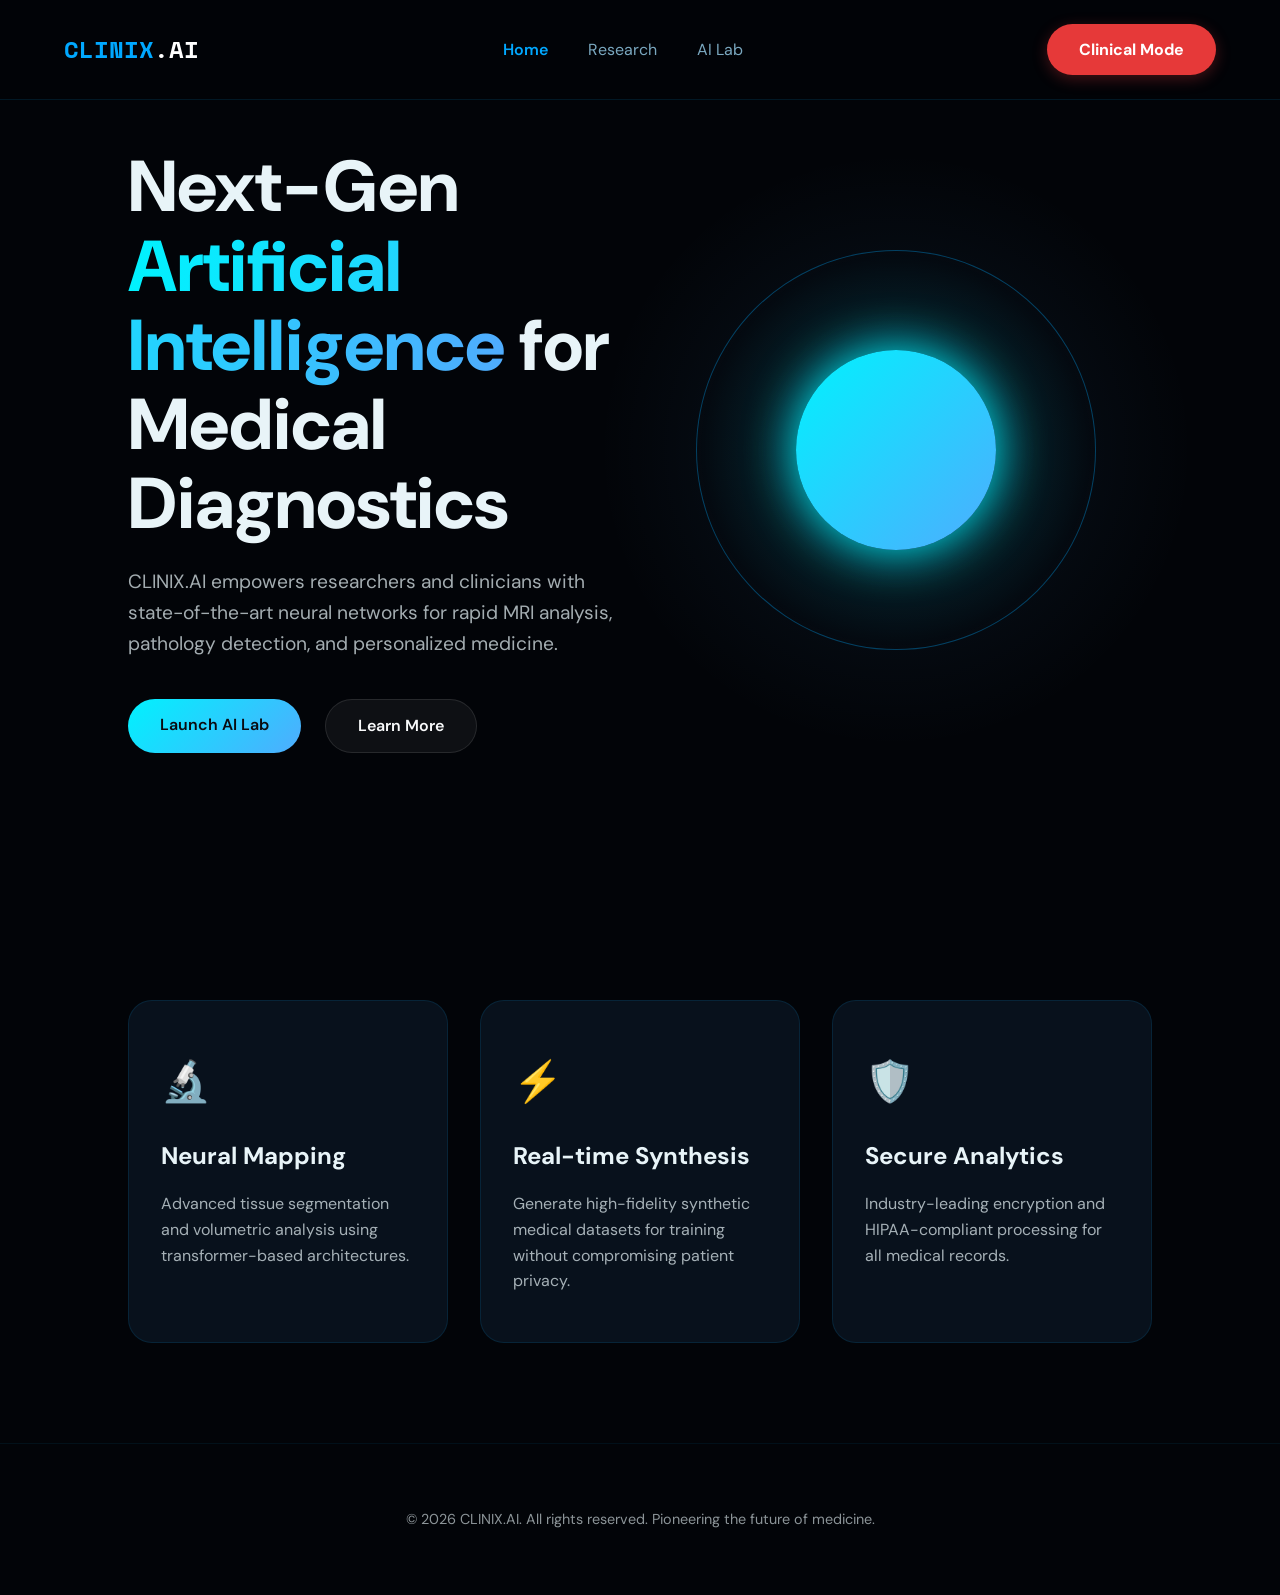
<file: standalone/index.html>
<!DOCTYPE html>
<html lang="en">

<head>
    <meta charset="UTF-8">
    <meta name="viewport" content="width=device-width, initial-scale=1.0">
    <title>CLINIX.AI | One-Click Platform</title>
    <link rel="stylesheet" href="css/styles.css">
    <link rel="preconnect" href="https://fonts.googleapis.com">
    <link rel="preconnect" href="https://fonts.gstatic.com" crossorigin>
    <link
        href="https://fonts.googleapis.com/css2?family=Space+Mono:wght@400;700&family=DM+Sans:wght@400;500;700&family=Instrument+Serif:ital@0;1&display=swap"
        rel="stylesheet">
</head>

<body>
    <header
        style="padding: 1.5rem 5%; position: fixed; width: 100%; top: 0; z-index: 1000; background: rgba(2, 4, 8, 0.8); -webkit-backdrop-filter: blur(10px); backdrop-filter: blur(10px); border-bottom: 1px solid rgba(0, 168, 255, 0.12);">
        <nav
            style="display: flex; justify-content: space-between; align-items: center; max-width: 1400px; margin: 0 auto;">
            <div style="font-size: 1.5rem; font-weight: 800; font-family: 'Space Mono', monospace; color: #00a8ff;">
                CLINIX<span style="color: #fff;">.AI</span></div>
            <ul style="display: flex; list-style: none; gap: 2.5rem; margin: 0; padding: 0;">
                <li><a href="index.html" style="color: #00a8ff; text-decoration: none; font-weight: 600;">Home</a></li>
                <li><a href="research.html" style="color: #7aa8c0; text-decoration: none;">Research</a></li>
                <li><a href="lab.html" style="color: #7aa8c0; text-decoration: none;">AI Lab</a></li>
            </ul>
            <a href="http://localhost:8080/"
                style="background: #e63939; color: #fff; padding: 0.8rem 2rem; border-radius: 50px; text-decoration: none; font-weight: 700; transition: 0.3s; box-shadow: 0 4px 15px rgba(230, 57, 57, 0.3);"
                onmouseover="this.style.boxShadow='0 0 25px rgba(230, 57, 57, 0.5)'"
                onmouseout="this.style.boxShadow='0 4px 15px rgba(230, 57, 57, 0.3)'">Clinical Mode</a>
        </nav>
    </header>

    <main>
        <section class="hero">
            <div class="hero-content">
                <h1>Next-Gen <span class="highlight">Artificial Intelligence</span> for Medical Diagnostics</h1>
                <p>CLINIX.AI empowers researchers and clinicians with state-of-the-art neural networks for rapid MRI
                    analysis, pathology detection, and personalized medicine.</p>
                <div class="cta-group">
                    <a href="lab.html" class="btn-primary"
                        style="background: linear-gradient(135deg, #00f2fe, #4facfe); color: #0a0b10; padding: 0.8rem 2rem; border-radius: 50px; text-decoration: none; font-weight: 600; display: inline-block;">Launch
                        AI Lab</a>
                    <a href="#learn-more" class="btn-secondary"
                        style="border: 1px solid rgba(255, 255, 255, 0.1); color: #f8f9fa; padding: 0.8rem 2rem; border-radius: 50px; text-decoration: none; font-weight: 600; display: inline-block; background: rgba(255, 255, 255, 0.05);">Learn
                        More</a>
                </div>
            </div>
            <div class="hero-visual">
                <div class="glow-sphere"></div>
                <div class="ai-orb">
                    <div class="inner-pulse"></div>
                </div>
            </div>
        </section>

        <section class="features" id="learn-more">
            <div class="feature-card">
                <div class="icon">🔬</div>
                <h3>Neural Mapping</h3>
                <p>Advanced tissue segmentation and volumetric analysis using transformer-based architectures.</p>
            </div>
            <div class="feature-card">
                <div class="icon">⚡</div>
                <h3>Real-time Synthesis</h3>
                <p>Generate high-fidelity synthetic medical datasets for training without compromising patient privacy.
                </p>
            </div>
            <div class="feature-card">
                <div class="icon">🛡️</div>
                <h3>Secure Analytics</h3>
                <p>Industry-leading encryption and HIPAA-compliant processing for all medical records.</p>
            </div>
        </section>
    </main>

    <footer>
        <p>&copy; 2026 CLINIX.AI. All rights reserved. Pioneering the future of medicine.</p>
    </footer>

    <script src="js/app.js"></script>
</body>

</html>
</file>
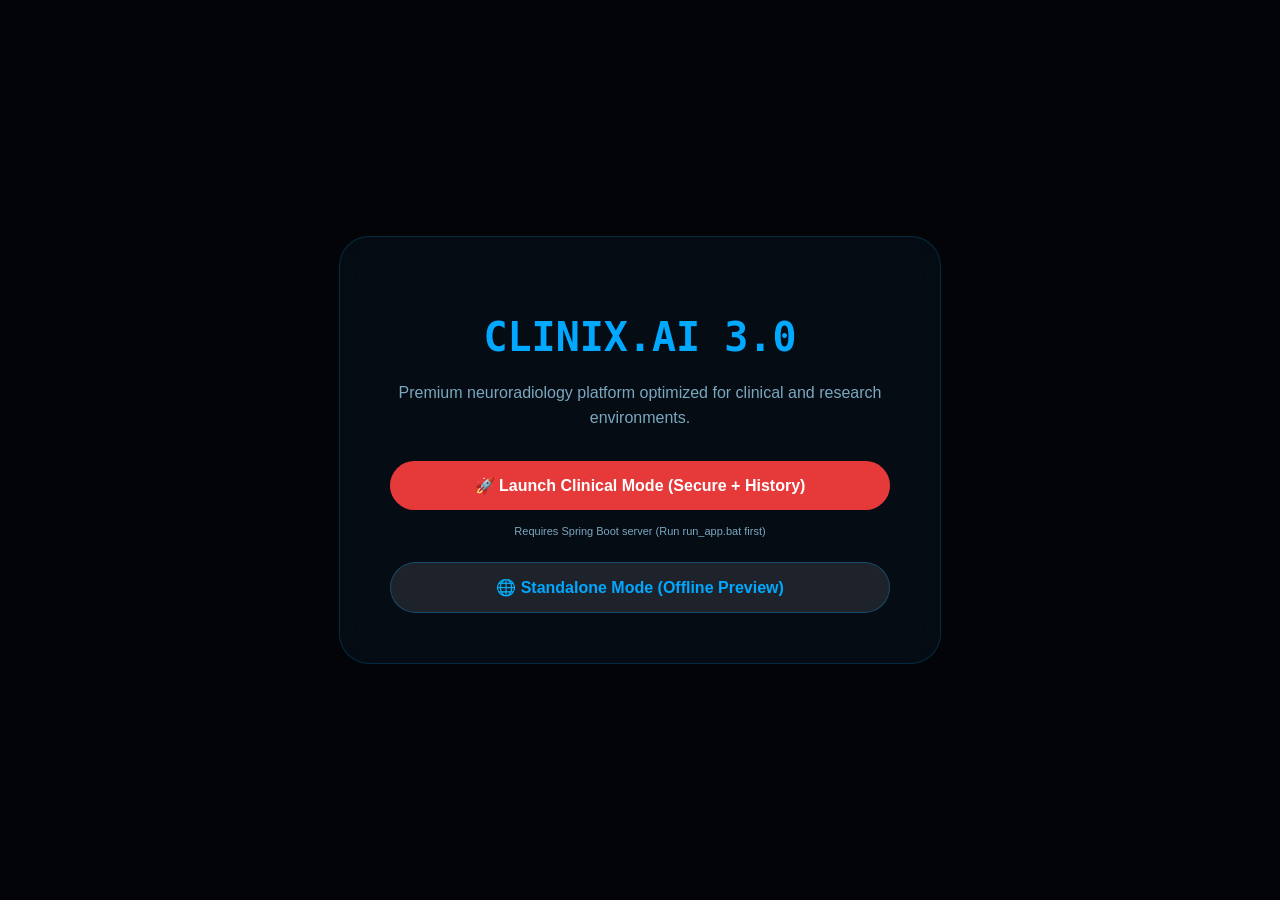
<file: CLICK_TO_START.html>
<!DOCTYPE html>
<html lang="en">

<head>
    <meta charset="UTF-8">
    <meta name="viewport" content="width=device-width, initial-scale=1.0">
    <title>CLINIX.AI | One-Click Launch</title>
    <style>
        body {
            background: #020408;
            color: #fff;
            font-family: 'DM Sans', sans-serif;
            display: flex;
            align-items: center;
            justify-content: center;
            height: 100vh;
            margin: 0;
            text-align: center;
        }

        .box {
            padding: 50px;
            border: 1px solid rgba(0, 168, 255, 0.2);
            border-radius: 30px;
            background: rgba(10, 21, 32, 0.5);
            -webkit-backdrop-filter: blur(20px);
            backdrop-filter: blur(20px);
            max-width: 500px;
        }

        h1 {
            font-size: 2.5rem;
            color: #00a8ff;
            margin-bottom: 20px;
            font-family: 'Space Mono', monospace;
        }

        p {
            color: #7aa8c0;
            margin-bottom: 30px;
            line-height: 1.6;
        }

        .btn {
            display: inline-block;
            background: #00a8ff;
            color: #020408;
            padding: 15px 40px;
            border-radius: 50px;
            text-decoration: none;
            font-weight: 700;
            transition: 0.3s;
        }

        .btn:hover {
            transform: translateY(-3px);
            box-shadow: 0 10px 30px rgba(0, 168, 255, 0.4);
        }
    </style>
</head>

<body>
    <div class="box">
        <h1>CLINIX.AI 3.0</h1>
        <p>Premium neuroradiology platform optimized for clinical and research environments.</p>

        <div style="display:flex; flex-direction:column; gap:15px; margin-top:20px;">
            <a href="http://localhost:8080/" class="btn" style="background:#e63939; color:white;">
                🚀 Launch Clinical Mode (Secure + History)
            </a>
            <div style="font-size:11px; color:#7aa8c0; margin-bottom:10px;">
                Requires Spring Boot server (Run run_app.bat first)
            </div>

            <a href="standalone/index.html" class="btn"
                style="background:rgba(255,255,255,0.1); color:#00a8ff; border:1px solid rgba(0,168,255,0.3);">
                🌐 Standalone Mode (Offline Preview)
            </a>
        </div>
    </div>
</body>

</html>
</file>
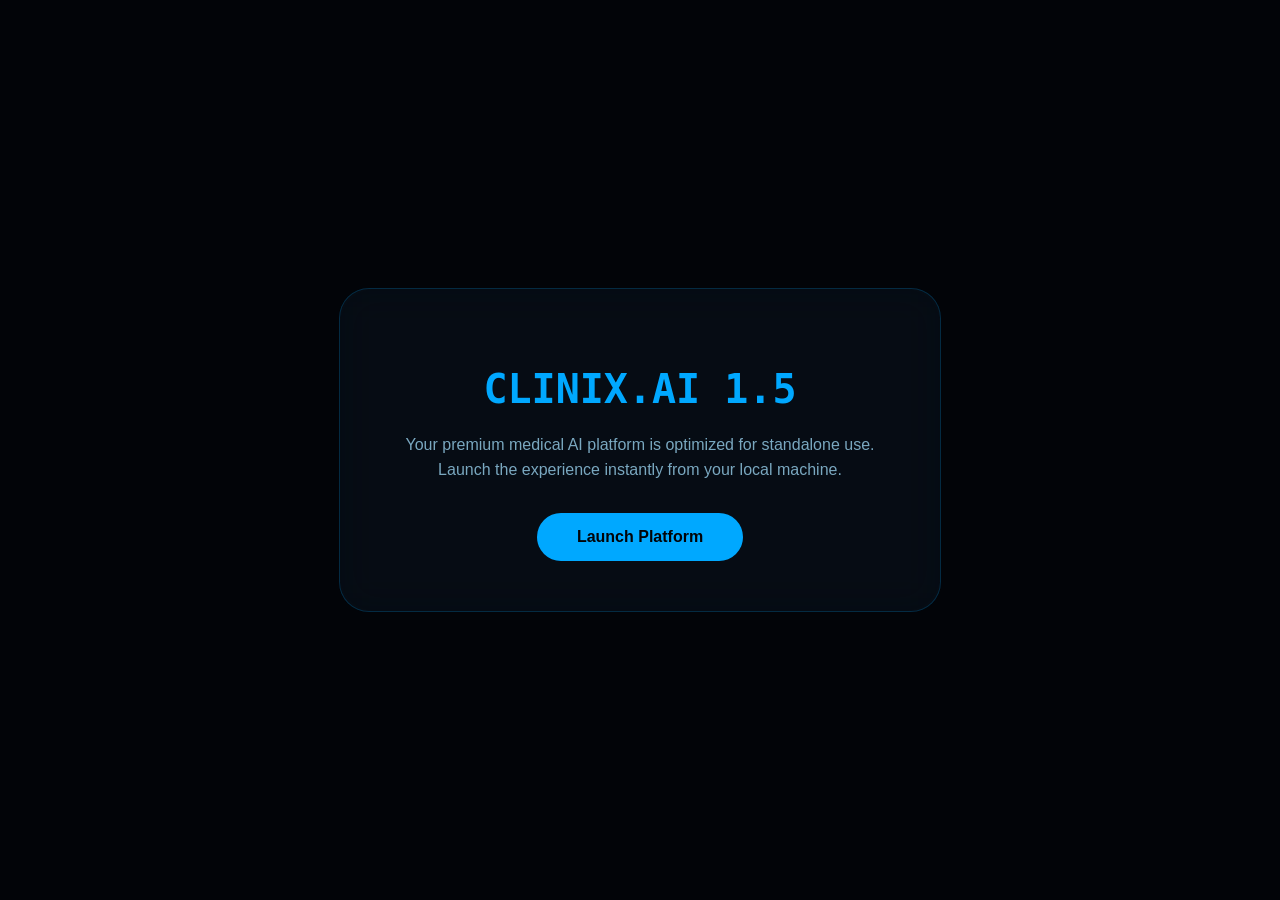
<file: CLINIX.AI/CLICK_TO_START.html>
<!DOCTYPE html>
<html lang="en">

<head>
    <meta charset="UTF-8">
    <meta name="viewport" content="width=device-width, initial-scale=1.0">
    <title>CLINIX.AI | One-Click Launch</title>
    <style>
        body {
            background: #020408;
            color: #fff;
            font-family: 'DM Sans', sans-serif;
            display: flex;
            align-items: center;
            justify-content: center;
            height: 100vh;
            margin: 0;
            text-align: center;
        }

        .box {
            padding: 50px;
            border: 1px solid rgba(0, 168, 255, 0.2);
            border-radius: 30px;
            background: rgba(10, 21, 32, 0.5);
            -webkit-backdrop-filter: blur(20px);
            backdrop-filter: blur(20px);
            max-width: 500px;
        }

        h1 {
            font-size: 2.5rem;
            color: #00a8ff;
            margin-bottom: 20px;
            font-family: 'Space Mono', monospace;
        }

        p {
            color: #7aa8c0;
            margin-bottom: 30px;
            line-height: 1.6;
        }

        .btn {
            display: inline-block;
            background: #00a8ff;
            color: #020408;
            padding: 15px 40px;
            border-radius: 50px;
            text-decoration: none;
            font-weight: 700;
            transition: 0.3s;
        }

        .btn:hover {
            transform: translateY(-3px);
            box-shadow: 0 10px 30px rgba(0, 168, 255, 0.4);
        }
    </style>
</head>

<body>
    <div class="box">
        <h1>CLINIX.AI 1.5</h1>
        <p>Your premium medical AI platform is optimized for standalone use. Launch the experience instantly from your
            local machine.</p>
        <a href="standalone/index.html" class="btn">Launch Platform</a>
    </div>
</body>

</html>
</file>
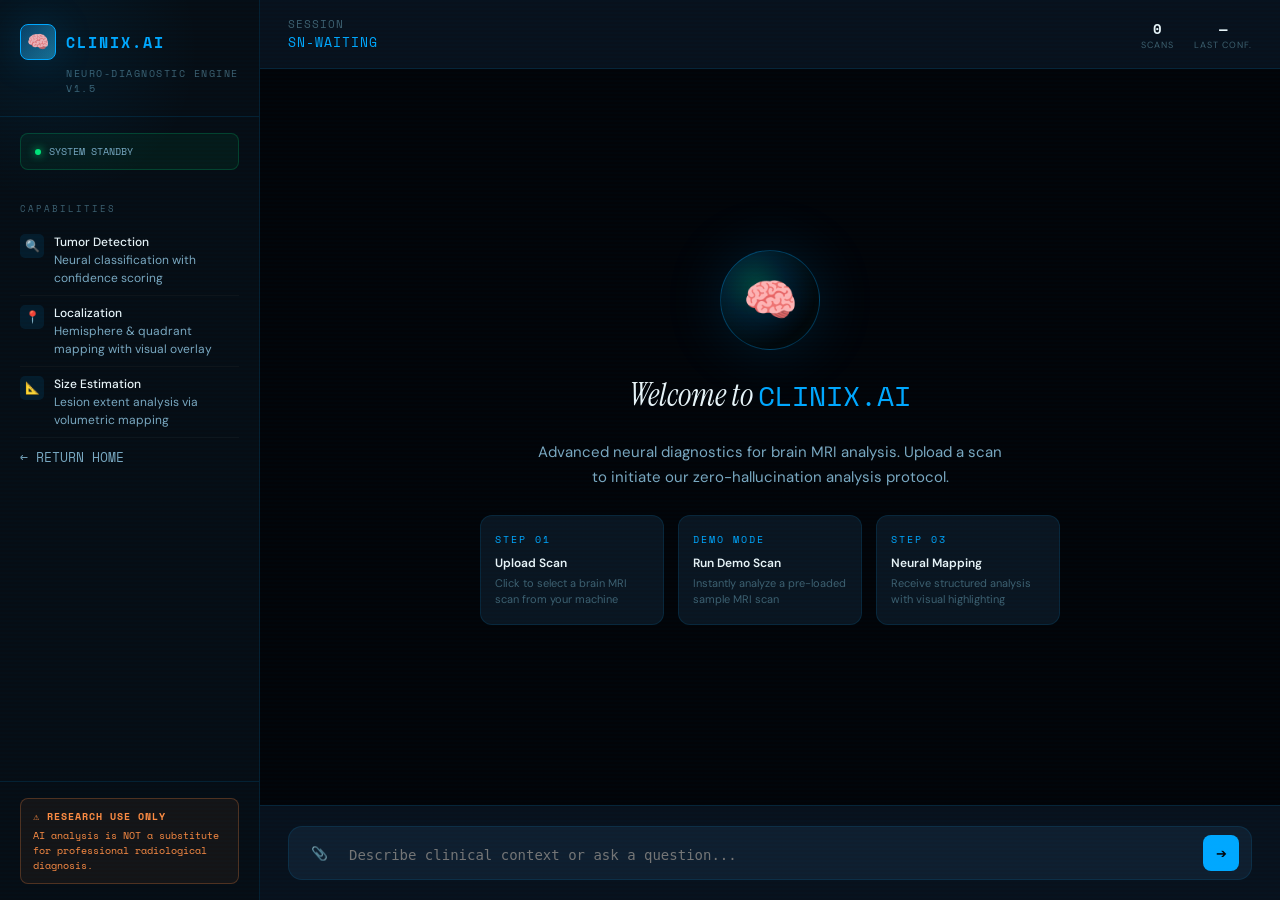
<file: standalone/lab.html>
<!DOCTYPE html>
<html lang="en">

<head>
    <meta charset="UTF-8">
    <meta name="viewport" content="width=device-width, initial-scale=1.0">
    <title>AI Lab | CLINIX.AI</title>
    <link rel="stylesheet" href="css/neuro-ai.css">
    <link rel="preconnect" href="https://fonts.googleapis.com">
    <link rel="preconnect" href="https://fonts.gstatic.com" crossorigin>
    <link
        href="https://fonts.googleapis.com/css2?family=Space+Mono:ital,wght@0,400;0,700;1,400&family=DM+Sans:ital,opsz,wght@0,9..40,300;0,9..40,400;0,9..40,500;0,9..40,600;1,9..40,300&family=Instrument+Serif:ital@0;1&display=swap"
        rel="stylesheet">
</head>

<body class="neuro-lab">
    <!-- SIDEBAR -->
    <aside class="sidebar">
        <div class="logo-zone">
            <div class="logo-badge">
                <div class="logo-icon">🧠</div>
                <div class="logo-text">CLINIX.AI</div>
            </div>
            <div class="logo-sub">Neuro-Diagnostic Engine v1.5</div>
        </div>

        <div class="system-status">
            <div class="status-row">
                <div class="status-dot"></div>
                <span>SYSTEM STANDBY</span>
            </div>
        </div>

        <div class="sidebar-section">
            <div class="sidebar-section-title">Capabilities</div>
            <div class="capability-item">
                <div class="cap-icon">🔍</div>
                <div class="cap-text">
                    <span class="cap-title">Tumor Detection</span>
                    Neural classification with confidence scoring
                </div>
            </div>
            <div class="capability-item">
                <div class="cap-icon">📍</div>
                <div class="cap-text">
                    <span class="cap-title">Localization</span>
                    Hemisphere & quadrant mapping with visual overlay
                </div>
            </div>
            <div class="capability-item">
                <div class="cap-icon">📐</div>
                <div class="cap-text">
                    <span class="cap-title">Size Estimation</span>
                    Lesion extent analysis via volumetric mapping
                </div>
            </div>
        </div>

        <nav style="padding: 0 20px;">
            <ul style="list-style: none; padding: 0;">
                <li style="margin-bottom: 8px;"><a href="index.html"
                        style="color: var(--text-secondary); text-decoration: none; font-size: 13px; font-family: var(--font-mono);">←
                        RETURN HOME</a></li>
            </ul>
        </nav>

        <div class="sidebar-bottom">
            <div class="disclaimer-box">
                <strong>⚠️ RESEARCH USE ONLY</strong>
                AI analysis is NOT a substitute for professional radiological diagnosis.
            </div>
        </div>
    </aside>

    <!-- MAIN -->
    <main class="main-lab">
        <header class="chat-header">
            <div class="header-left">
                <div class="session-info">
                    <div class="session-label">SESSION</div>
                    <div class="session-id" id="sessionIdDisplay">SN-WAITING</div>
                </div>
            </div>
            <div class="header-stats">
                <div class="stat-chip">
                    <div class="stat-value" id="analysisCnt">0</div>
                    <div class="stat-label">Scans</div>
                </div>
                <div class="stat-chip">
                    <div class="stat-value" id="lastConf">—</div>
                    <div class="stat-label">Last Conf.</div>
                </div>
            </div>
        </header>

        <!-- Messages -->
        <div class="chat-messages" id="chatMessages">
            <div class="welcome-screen" id="welcomeScreen">
                <div class="welcome-orb">🧠</div>
                <div class="welcome-title">Welcome to <span>CLINIX.AI</span></div>
                <p class="welcome-desc">
                    Advanced neural diagnostics for brain MRI analysis. Upload a scan to initiate our zero-hallucination
                    analysis protocol.
                </p>
                <div class="welcome-steps">
                    <div class="step-card" onclick="document.getElementById('fileInput').click()">
                        <div class="step-num">STEP 01</div>
                        <div class="step-title">Upload Scan</div>
                        <div class="step-desc">Click to select a brain MRI scan from your machine</div>
                    </div>
                    <div class="step-card" onclick="simulateDemoAnalysis()">
                        <div class="step-num">DEMO MODE</div>
                        <div class="step-title">Run Demo Scan</div>
                        <div class="step-desc">Instantly analyze a pre-loaded sample MRI scan</div>
                    </div>
                    <div class="step-card">
                        <div class="step-num">STEP 03</div>
                        <div class="step-title">Neural Mapping</div>
                        <div class="step-desc">Receive structured analysis with visual highlighting</div>
                    </div>
                </div>
            </div>
        </div>

        <section class="chat-input-area">
            <div id="uploadPreview" class="upload-preview" style="display: none;">
                <div class="upload-preview-inner"
                    style="display: flex; align-items: center; gap: 12px; padding: 10px; background: var(--bg-card); border: 1px solid var(--border-bright); border-radius: 10px; margin-bottom: 12px;">
                    <img id="previewThumb" style="width: 48px; height: 48px; border-radius: 6px; object-fit: cover;">
                    <div style="flex: 1;">
                        <div id="previewName" style="font-size: 13px; font-weight: 600;">mri_scan_01.jpg</div>
                        <div id="previewSize" style="font-size: 11px; color: var(--text-muted);">Ready for analysis
                        </div>
                    </div>
                    <button onclick="clearUpload()"
                        style="background: rgba(255, 59, 92, 0.1); border: 1px solid rgba(255, 59, 92, 0.3); color: #ff3b5c; width: 26px; height: 26px; border-radius: 50%; cursor: pointer;">✕</button>
                </div>
            </div>

            <div class="input-wrapper">
                <button id="uploadBtn" class="btn-icon"
                    onclick="document.getElementById('fileInput').click()">📎</button>
                <textarea id="chatInput" placeholder="Describe clinical context or ask a question..."
                    rows="1"></textarea>
                <button id="sendBtn" class="btn-icon btn-send" onclick="handleSend()">➔</button>
            </div>
            <input type="file" id="fileInput" hidden accept="image/*">
        </section>
    </main>

    <script src="js/app.js"></script>
</body>

</html>
</file>
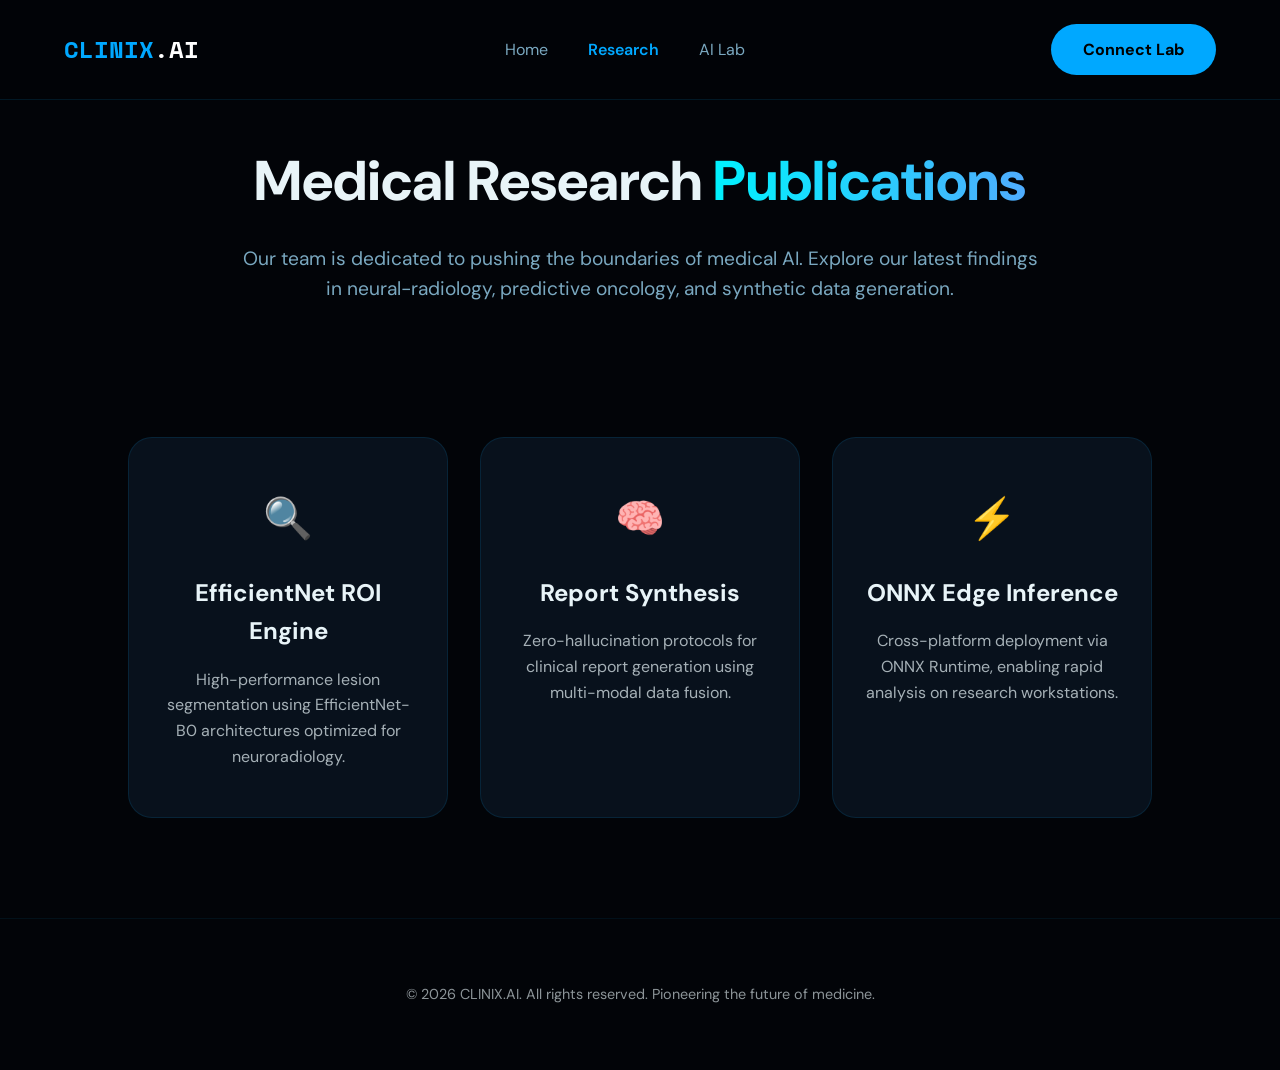
<file: standalone/research.html>
<!DOCTYPE html>
<html lang="en">

<head>
    <meta charset="UTF-8">
    <meta name="viewport" content="width=device-width, initial-scale=1.0">
    <title>Research | CLINIX.AI</title>
    <link rel="stylesheet" href="css/styles.css">
    <link
        href="https://fonts.googleapis.com/css2?family=Space+Mono:wght@400;700&family=DM+Sans:wght@400;500;700&family=Instrument+Serif:ital@0;1&display=swap"
        rel="stylesheet">
</head>

<body class="subpage">
    <header
        style="padding: 1.5rem 5%; position: fixed; width: 100%; top: 0; z-index: 1000; background: rgba(2, 4, 8, 0.8); -webkit-backdrop-filter: blur(10px); backdrop-filter: blur(10px); border-bottom: 1px solid rgba(0, 168, 255, 0.12);">
        <nav
            style="display: flex; justify-content: space-between; align-items: center; max-width: 1400px; margin: 0 auto;">
            <div style="font-size: 1.5rem; font-weight: 800; font-family: 'Space Mono', monospace; color: #00a8ff;">
                CLINIX<span style="color: #fff;">.AI</span></div>
            <ul style="display: flex; list-style: none; gap: 2.5rem; margin: 0; padding: 0;">
                <li><a href="index.html" style="color: #7aa8c0; text-decoration: none;">Home</a></li>
                <li><a href="research.html"
                        style="color: #00a8ff; text-decoration: none; font-weight: 600;">Research</a></li>
                <li><a href="lab.html" style="color: #7aa8c0; text-decoration: none;">AI Lab</a></li>
            </ul>
            <a href="lab.html"
                style="background: #00a8ff; color: #000; padding: 0.8rem 2rem; border-radius: 50px; text-decoration: none; font-weight: 700;">Connect
                Lab</a>
        </nav>
    </header>

    <main style="padding-top: 150px; text-align: center;">
        <h1 style="font-size: 3.5rem; line-height: 1.1; margin-bottom: 1.5rem; font-weight: 800;">Medical Research <span
                class="highlight"
                style="background: linear-gradient(to right, #00f2fe, #4facfe); -webkit-background-clip: text; background-clip: text; -webkit-text-fill-color: transparent; color: transparent;">Publications</span>
        </h1>
        <p style="max-width: 800px; margin: 2rem auto; color: #7aa8c0; font-size: 1.2rem;">Our team is dedicated to
            pushing the boundaries of medical AI. Explore our latest findings in neural-radiology, predictive oncology,
            and synthetic data generation.</p>

        <div class="features">
            <div class="feature-card">
                <div class="icon">🔍</div>
                <h3>EfficientNet ROI Engine</h3>
                <p>High-performance lesion segmentation using EfficientNet-B0 architectures optimized for neuroradiology.</p>
            </div>
            <div class="feature-card">
                <div class="icon">🧠</div>
                <h3>Report Synthesis</h3>
                <p>Zero-hallucination protocols for clinical report generation using multi-modal data fusion.</p>
            </div>
            <div class="feature-card">
                <div class="icon">⚡</div>
                <h3>ONNX Edge Inference</h3>
                <p>Cross-platform deployment via ONNX Runtime, enabling rapid analysis on research workstations.</p>
            </div>
        </div>
    </main>

    <footer>
        <p>&copy; 2026 CLINIX.AI. All rights reserved. Pioneering the future of medicine.</p>
    </footer>
</body>

</html>
</file>
<file: standalone/css/styles.css>
:root {
    --bg-void: #020408;
    --bg-surface: #060d14;
    --bg-card: #0a1520;
    --bg-elevated: #0f1e2e;
    --bg-glass: rgba(10, 21, 32, 0.85);
    --border: rgba(0, 168, 255, 0.12);
    --border-bright: rgba(0, 168, 255, 0.35);
    --accent-cyan: #00a8ff;
    --accent-teal: #00d4b4;
    --accent-red: #ff3b5c;
    --accent-orange: #ff8c42;
    --accent-green: #00e676;
    --accent-yellow: #ffd600;
    --text-primary: #e8f4f8;
    --text-secondary: #7aa8c0;
    --text-muted: #3d6070;
    --font-mono: 'Space Mono', monospace;
    --font-body: 'DM Sans', sans-serif;
    --font-serif: 'Instrument Serif', serif;
}

* {
    margin: 0;
    padding: 0;
    box-sizing: border-box;
}

body {
    background: var(--bg-void);
    color: var(--text-primary);
    font-family: var(--font-body);
    line-height: 1.6;
}

header {
    padding: 1.5rem 5%;
    position: fixed;
    width: 100%;
    top: 0;
    z-index: 1000;
    background: rgba(2, 4, 8, 0.8);
    -webkit-backdrop-filter: blur(10px);
    backdrop-filter: blur(10px);
    border-bottom: 1px solid var(--border);
}

nav {
    display: flex;
    justify-content: space-between;
    align-items: center;
    max-width: 1400px;
    margin: 0 auto;
}

.nav-links {
    display: flex;
    list-style: none;
    gap: 2.5rem;
    margin: 0;
    padding: 0;
}

.nav-links a {
    color: var(--text-secondary);
    text-decoration: none;
    transition: 0.3s;
}

.nav-links a:hover,
.nav-links a.active {
    color: var(--accent-cyan);
}

.btn-nav {
    background: var(--accent-cyan);
    color: #000;
    padding: 0.8rem 2rem;
    border-radius: 50px;
    text-decoration: none;
    font-weight: 700;
    transition: 0.3s;
}

.btn-nav:hover {
    box-shadow: 0 0 20px rgba(0, 168, 255, 0.4);
    transform: translateY(-2px);
}

.hero {
    height: 100vh;
    display: flex;
    align-items: center;
    padding: 0 10%;
    max-width: 1400px;
    margin: 0 auto;
    position: relative;
}

.hero-content {
    flex: 1;
    z-index: 2;
}

.hero h1 {
    font-size: 4.5rem;
    line-height: 1.1;
    margin-bottom: 1.5rem;
    font-weight: 800;
}

.highlight {
    background: linear-gradient(to right, #00f2fe, #4facfe);
    -webkit-background-clip: text;
    background-clip: text;
    -webkit-text-fill-color: transparent;
    color: transparent;
}

.hero p {
    font-size: 1.2rem;
    opacity: 0.7;
    margin-bottom: 2.5rem;
    max-width: 600px;
}

.cta-group {
    display: flex;
    gap: 1.5rem;
}

.hero-visual {
    flex: 1;
    display: flex;
    justify-content: center;
    align-items: center;
    position: relative;
}

.ai-orb {
    width: 400px;
    height: 400px;
    background: radial-gradient(circle, rgba(0, 242, 254, 0.2) 0%, transparent 70%);
    border-radius: 50%;
    display: flex;
    justify-content: center;
    align-items: center;
    border: 1px solid var(--border-bright);
    animation: floating 6s ease-in-out infinite;
}

@keyframes floating {

    0%,
    100% {
        transform: translateY(0);
    }

    50% {
        transform: translateY(-20px);
    }
}

.inner-pulse {
    width: 200px;
    height: 200px;
    background: linear-gradient(135deg, #00f2fe, #4facfe);
    border-radius: 50%;
    box-shadow: 0 0 50px #00f2fe;
    animation: pulsing 3s infinite alternate;
}

@keyframes pulsing {
    0% {
        transform: scale(1);
        opacity: 0.8;
    }

    100% {
        transform: scale(1.1);
        opacity: 1;
        box-shadow: 0 0 80px #00f2fe;
    }
}

.glow-sphere {
    position: absolute;
    width: 600px;
    height: 600px;
    background: radial-gradient(circle, rgba(79, 172, 254, 0.1) 0%, transparent 70%);
    z-index: -1;
}

.features {
    display: grid;
    grid-template-columns: repeat(auto-fit, minmax(300px, 1fr));
    gap: 2rem;
    padding: 100px 10%;
    max-width: 1400px;
    margin: 0 auto;
}

.feature-card {
    background: var(--bg-glass);
    border: 1px solid var(--border);
    padding: 3rem 2rem;
    border-radius: 24px;
    transition: transform 0.3s ease, border-color 0.3s ease;
}

.feature-card:hover {
    transform: translateY(-10px);
    border-color: var(--accent-cyan);
}

.feature-card .icon {
    font-size: 2.5rem;
    margin-bottom: 1.5rem;
    display: block;
}

.feature-card h3 {
    font-size: 1.5rem;
    margin-bottom: 1rem;
}

.feature-card p {
    opacity: 0.7;
}

footer {
    padding: 4rem 10%;
    text-align: center;
    border-top: 1px solid var(--border);
    opacity: 0.6;
    font-size: 0.9rem;
}
</file>
<file: standalone/css/neuro-ai.css>
@import url('https://fonts.googleapis.com/css2?family=Space+Mono:ital,wght@0,400;0,700;1,400&family=DM+Sans:ital,opsz,wght@0,9..40,300;0,9..40,400;0,9..40,500;0,9..40,600;1,9..40,300&family=Instrument+Serif:ital@0;1&display=swap');

:root {
    --bg-void: #020408;
    --bg-surface: #060d14;
    --bg-card: #0a1520;
    --bg-elevated: #0f1e2e;
    --bg-glass: rgba(10, 21, 32, 0.85);
    --border: rgba(0, 168, 255, 0.12);
    --border-bright: rgba(0, 168, 255, 0.35);
    --accent-cyan: #00a8ff;
    --accent-teal: #00d4b4;
    --accent-red: #ff3b5c;
    --accent-orange: #ff8c42;
    --accent-green: #00e676;
    --accent-yellow: #ffd600;
    --text-primary: #e8f4f8;
    --text-secondary: #7aa8c0;
    --text-muted: #3d6070;
    --text-code: #00d4b4;
    --glow-cyan: 0 0 40px rgba(0, 168, 255, 0.15);
    --glow-red: 0 0 30px rgba(255, 59, 92, 0.2);
    --glow-green: 0 0 30px rgba(0, 230, 118, 0.2);
    --font-mono: 'Space Mono', monospace;
    --font-body: 'DM Sans', sans-serif;
    --font-serif: 'Instrument Serif', serif;
}

* {
    margin: 0;
    padding: 0;
    box-sizing: border-box;
}

body {
    background: var(--bg-void);
    color: var(--text-primary);
    font-family: var(--font-body);
    height: 100vh;
    display: flex;
    overflow: hidden;
}

/* === SCANLINE OVERLAY === */
body::before {
    content: '';
    position: fixed;
    inset: 0;
    background: repeating-linear-gradient(0deg,
            transparent,
            transparent 2px,
            rgba(0, 168, 255, 0.015) 2px,
            rgba(0, 168, 255, 0.015) 4px);
    pointer-events: none;
    z-index: 1000;
}

/* ======= SIDEBAR ======= */
.sidebar {
    width: 260px;
    min-width: 260px;
    background: var(--bg-surface);
    border-right: 1px solid var(--border);
    display: flex;
    flex-direction: column;
    padding: 0;
    position: relative;
    overflow: hidden;
}

.sidebar::before {
    content: '';
    position: absolute;
    top: -100px;
    left: -100px;
    width: 300px;
    height: 300px;
    background: radial-gradient(circle, rgba(0, 168, 255, 0.08) 0%, transparent 70%);
    pointer-events: none;
}

.logo-zone {
    padding: 24px 20px 20px;
    border-bottom: 1px solid var(--border);
}

.logo-badge {
    display: flex;
    align-items: center;
    gap: 10px;
    margin-bottom: 6px;
}

.logo-icon {
    width: 36px;
    height: 36px;
    background: linear-gradient(135deg, #0a3a5c, #1a6a8a);
    border: 1px solid var(--accent-cyan);
    border-radius: 8px;
    display: flex;
    align-items: center;
    justify-content: center;
    box-shadow: var(--glow-cyan);
    font-size: 18px;
    flex-shrink: 0;
}

.logo-text {
    font-family: var(--font-mono);
    font-size: 15px;
    font-weight: 700;
    color: var(--accent-cyan);
    letter-spacing: 2px;
}

.logo-sub {
    font-size: 10px;
    color: var(--text-muted);
    letter-spacing: 1.5px;
    text-transform: uppercase;
    font-family: var(--font-mono);
    padding-left: 46px;
}

.system-status {
    margin: 16px 20px;
    padding: 10px 14px;
    background: rgba(0, 230, 118, 0.06);
    border: 1px solid rgba(0, 230, 118, 0.2);
    border-radius: 8px;
}

.status-row {
    display: flex;
    align-items: center;
    gap: 8px;
    font-family: var(--font-mono);
    font-size: 10px;
    color: var(--text-secondary);
}

.status-dot {
    width: 6px;
    height: 6px;
    border-radius: 50%;
    background: var(--accent-green);
    box-shadow: 0 0 8px var(--accent-green);
    animation: pulse-dot 2s ease-in-out infinite;
}

@keyframes pulse-dot {

    0%,
    100% {
        opacity: 1;
    }

    50% {
        opacity: 0.4;
    }
}

.sidebar-section {
    padding: 16px 20px 8px;
}

.sidebar-section-title {
    font-family: var(--font-mono);
    font-size: 9px;
    letter-spacing: 2px;
    color: var(--text-muted);
    text-transform: uppercase;
    margin-bottom: 10px;
}

.capability-item {
    display: flex;
    align-items: flex-start;
    gap: 10px;
    padding: 8px 0;
    border-bottom: 1px solid rgba(255, 255, 255, 0.03);
}

.cap-icon {
    width: 24px;
    height: 24px;
    background: rgba(0, 168, 255, 0.1);
    border-radius: 5px;
    display: flex;
    align-items: center;
    justify-content: center;
    font-size: 12px;
    flex-shrink: 0;
    margin-top: 1px;
}

.cap-text {
    font-size: 12px;
    color: var(--text-secondary);
    line-height: 1.5;
}

.cap-title {
    color: var(--text-primary);
    font-weight: 500;
    font-size: 12px;
    display: block;
}

.sidebar-bottom {
    margin-top: auto;
    padding: 16px 20px;
    border-top: 1px solid var(--border);
}

.disclaimer-box {
    background: rgba(255, 140, 66, 0.06);
    border: 1px solid rgba(255, 140, 66, 0.25);
    border-radius: 8px;
    padding: 10px 12px;
    font-size: 10px;
    color: var(--accent-orange);
    line-height: 1.5;
    font-family: var(--font-mono);
}

.disclaimer-box strong {
    display: block;
    margin-bottom: 4px;
    letter-spacing: 1px;
}

/* ======= MAIN CHAT AREA ======= */
.main-lab {
    flex: 1;
    display: flex;
    flex-direction: column;
    overflow: hidden;
    position: relative;
}

/* Header */
.chat-header {
    padding: 16px 28px;
    border-bottom: 1px solid var(--border);
    background: var(--bg-glass);
    -webkit-backdrop-filter: blur(20px);
    backdrop-filter: blur(20px);
    display: flex;
    align-items: center;
    justify-content: space-between;
    flex-shrink: 0;
}

.header-left {
    display: flex;
    align-items: center;
    gap: 16px;
}

.session-info {
    display: flex;
    flex-direction: column;
}

.session-label {
    font-size: 11px;
    color: var(--text-muted);
    font-family: var(--font-mono);
    letter-spacing: 1px;
}

.session-id {
    font-size: 13px;
    color: var(--accent-cyan);
    font-family: var(--font-mono);
    letter-spacing: 1px;
}

.header-stats {
    display: flex;
    gap: 20px;
}

.stat-chip {
    display: flex;
    flex-direction: column;
    align-items: center;
}

.stat-value {
    font-family: var(--font-mono);
    font-size: 14px;
    color: var(--text-primary);
    font-weight: 700;
}

.stat-label {
    font-size: 9px;
    color: var(--text-muted);
    letter-spacing: 1px;
    text-transform: uppercase;
}

/* Messages */
.chat-messages {
    flex: 1;
    overflow-y: auto;
    padding: 32px 28px;
    display: flex;
    flex-direction: column;
    gap: 24px;
    scroll-behavior: smooth;
}

.chat-messages::-webkit-scrollbar {
    width: 4px;
}

.chat-messages::-webkit-scrollbar-track {
    background: transparent;
}

.chat-messages::-webkit-scrollbar-thumb {
    background: var(--border-bright);
    border-radius: 2px;
}

/* Welcome State */
.welcome-screen {
    display: flex;
    flex-direction: column;
    align-items: center;
    justify-content: center;
    flex: 1;
    text-align: center;
    padding: 40px;
    gap: 24px;
}

.welcome-orb {
    width: 100px;
    height: 100px;
    background: radial-gradient(circle at 35% 35%, rgba(0, 212, 180, 0.3), rgba(0, 168, 255, 0.15), transparent 70%);
    border: 1px solid rgba(0, 168, 255, 0.3);
    border-radius: 50%;
    display: flex;
    align-items: center;
    justify-content: center;
    font-size: 44px;
    position: relative;
    animation: orb-pulse 4s ease-in-out infinite;
    box-shadow: 0 0 60px rgba(0, 168, 255, 0.15), inset 0 0 30px rgba(0, 212, 180, 0.05);
}

@keyframes orb-pulse {

    0%,
    100% {
        box-shadow: 0 0 40px rgba(0, 168, 255, 0.15), inset 0 0 20px rgba(0, 212, 180, 0.05);
    }

    50% {
        box-shadow: 0 0 80px rgba(0, 168, 255, 0.25), inset 0 0 40px rgba(0, 212, 180, 0.08);
    }
}

.welcome-title {
    font-family: var(--font-serif);
    font-size: 32px;
    color: var(--text-primary);
    font-style: italic;
}

.welcome-title span {
    color: var(--accent-cyan);
    font-style: normal;
    font-family: var(--font-mono);
    font-size: 28px;
}

.welcome-desc {
    font-size: 15px;
    color: var(--text-secondary);
    max-width: 480px;
    line-height: 1.7;
}

.welcome-steps {
    display: grid;
    grid-template-columns: repeat(3, 1fr);
    gap: 14px;
    max-width: 580px;
    width: 100%;
}

.step-card {
    background: var(--bg-card);
    border: 1px solid var(--border);
    border-radius: 12px;
    padding: 16px 14px;
    text-align: left;
    transition: border-color 0.3s;
    cursor: pointer;
}

.step-card:hover {
    border-color: var(--border-bright);
    background: rgba(0, 168, 255, 0.05);
}

.step-num {
    font-family: var(--font-mono);
    font-size: 10px;
    color: var(--accent-cyan);
    letter-spacing: 2px;
    margin-bottom: 8px;
}

.step-title {
    font-size: 12px;
    font-weight: 600;
    color: var(--text-primary);
    margin-bottom: 4px;
}

.step-desc {
    font-size: 11px;
    color: var(--text-muted);
    line-height: 1.5;
}

/* Message Bubbles */
.message {
    display: flex;
    gap: 14px;
    animation: msg-in 0.4s cubic-bezier(0.16, 1, 0.3, 1) forwards;
    opacity: 0;
    transform: translateY(12px);
}

@keyframes msg-in {
    to {
        opacity: 1;
        transform: translateY(0);
    }
}

.message.user {
    flex-direction: row-reverse;
}

.avatar {
    width: 36px;
    height: 36px;
    border-radius: 8px;
    display: flex;
    align-items: center;
    justify-content: center;
    font-size: 16px;
    flex-shrink: 0;
    margin-top: 2px;
}

.avatar.ai {
    background: linear-gradient(135deg, #0a3a5c, #1a6a8a);
    border: 1px solid var(--accent-cyan);
    box-shadow: var(--glow-cyan);
}

.avatar.user-av {
    background: linear-gradient(135deg, #1a0a2e, #2d1b55);
    border: 1px solid rgba(180, 100, 255, 0.4);
}

.bubble {
    max-width: 70%;
    display: flex;
    flex-direction: column;
    gap: 8px;
}

.bubble-sender {
    font-family: var(--font-mono);
    font-size: 10px;
    letter-spacing: 1.5px;
    text-transform: uppercase;
    color: var(--text-muted);
}

.message.user .bubble-sender {
    text-align: right;
    color: rgba(180, 100, 255, 0.6);
}

.bubble-content {
    padding: 14px 18px;
    border-radius: 12px;
    font-size: 14px;
    line-height: 1.7;
}

.bubble-content.ai-bubble {
    background: var(--bg-card);
    border: 1px solid var(--border);
    color: var(--text-primary);
    border-radius: 4px 12px 12px 12px;
}

.bubble-content.user-bubble {
    background: linear-gradient(135deg, rgba(26, 10, 46, 0.9), rgba(45, 27, 85, 0.8));
    border: 1px solid rgba(180, 100, 255, 0.25);
    color: var(--text-primary);
    border-radius: 12px 4px 12px 12px;
}

/* === ANALYSIS REPORT CARD === */
.report-card {
    background: var(--bg-card);
    border: 1px solid var(--border);
    border-radius: 14px;
    overflow: hidden;
    max-width: 680px;
}

.report-header {
    padding: 16px 20px;
    display: flex;
    align-items: center;
    justify-content: space-between;
    border-bottom: 1px solid var(--border);
}

.report-header.tumor-detected {
    background: linear-gradient(135deg, rgba(255, 59, 92, 0.12), rgba(255, 140, 66, 0.06));
    border-bottom-color: rgba(255, 59, 92, 0.25);
}

.report-header.no-tumor {
    background: linear-gradient(135deg, rgba(0, 230, 118, 0.08), rgba(0, 168, 255, 0.04));
    border-bottom-color: rgba(0, 230, 118, 0.2);
}

.detection-badge {
    padding: 4px 12px;
    border-radius: 20px;
    font-family: var(--font-mono);
    font-size: 11px;
    font-weight: 700;
    letter-spacing: 1px;
}

.badge-positive {
    background: rgba(255, 59, 92, 0.15);
    border: 1px solid rgba(255, 59, 92, 0.4);
    color: #ff3b5c;
}

.badge-negative {
    background: rgba(0, 230, 118, 0.1);
    border: 1px solid rgba(0, 230, 118, 0.3);
    color: #00e676;
}

.confidence-meter {
    padding: 16px 20px;
    border-bottom: 1px solid var(--border);
}

.meter-track {
    height: 6px;
    background: rgba(255, 255, 255, 0.06);
    border-radius: 3px;
    overflow: hidden;
}

.meter-fill {
    height: 100%;
    border-radius: 3px;
    transition: width 1.5s cubic-bezier(0.16, 1, 0.3, 1);
}

.meter-fill.high {
    background: linear-gradient(90deg, #00e676, #00d4b4);
}

.mri-canvas-container {
    position: relative;
    display: inline-block;
    border-radius: 8px;
    overflow: hidden;
    border: 1px solid var(--border);
}

.mri-canvas-container canvas {
    position: absolute;
    top: 0;
    left: 0;
    width: 100%;
    height: 100%;
    pointer-events: none;
}

/* ======= INPUT AREA ======= */
.chat-input-area {
    padding: 20px 28px;
    border-top: 1px solid var(--border);
    background: var(--bg-glass);
    -webkit-backdrop-filter: blur(20px);
    backdrop-filter: blur(20px);
    flex-shrink: 0;
}

.input-wrapper {
    display: flex;
    align-items: flex-end;
    gap: 12px;
    background: var(--bg-elevated);
    border: 1px solid var(--border);
    border-radius: 14px;
    padding: 8px 12px;
    transition: border-color 0.3s;
}

.input-wrapper:focus-within {
    border-color: var(--accent-cyan);
}

textarea {
    flex: 1;
    background: transparent;
    border: none;
    color: var(--text-primary);
    font-size: 14px;
    padding: 8px 0;
    resize: none;
    outline: none;
    max-height: 120px;
}

.btn-icon {
    width: 36px;
    height: 36px;
    border-radius: 8px;
    border: none;
    background: transparent;
    color: var(--text-secondary);
    cursor: pointer;
    display: flex;
    align-items: center;
    justify-content: center;
    transition: 0.2s;
}

.btn-icon:hover {
    background: rgba(255, 255, 255, 0.05);
    color: var(--text-primary);
}

.btn-send {
    background: var(--accent-cyan);
    color: var(--bg-void);
}

/* Typing indicator */
.typing-indicator {
    display: flex;
    align-items: center;
    gap: 8px;
    padding: 12px 16px;
    background: var(--bg-card);
    border: 1px solid var(--border);
    border-radius: 4px 12px 12px 12px;
    width: fit-content;
    font-family: var(--font-mono);
    font-size: 11px;
    color: var(--text-muted);
}

.typing-dots {
    display: flex;
    gap: 4px;
}

.typing-dots span {
    width: 5px;
    height: 5px;
    border-radius: 50%;
    background: var(--accent-cyan);
    animation: typing-bounce 1.4s ease-in-out infinite;
}

.typing-dots span:nth-child(2) {
    animation-delay: 0.2s;
}

.typing-dots span:nth-child(3) {
    animation-delay: 0.4s;
}

@keyframes typing-bounce {

    0%,
    60%,
    100% {
        transform: translateY(0);
        opacity: 0.4;
    }

    30% {
        transform: translateY(-6px);
        opacity: 1;
    }
}

@media (max-width: 768px) {
    .sidebar {
        display: none;
    }
}
</file>
